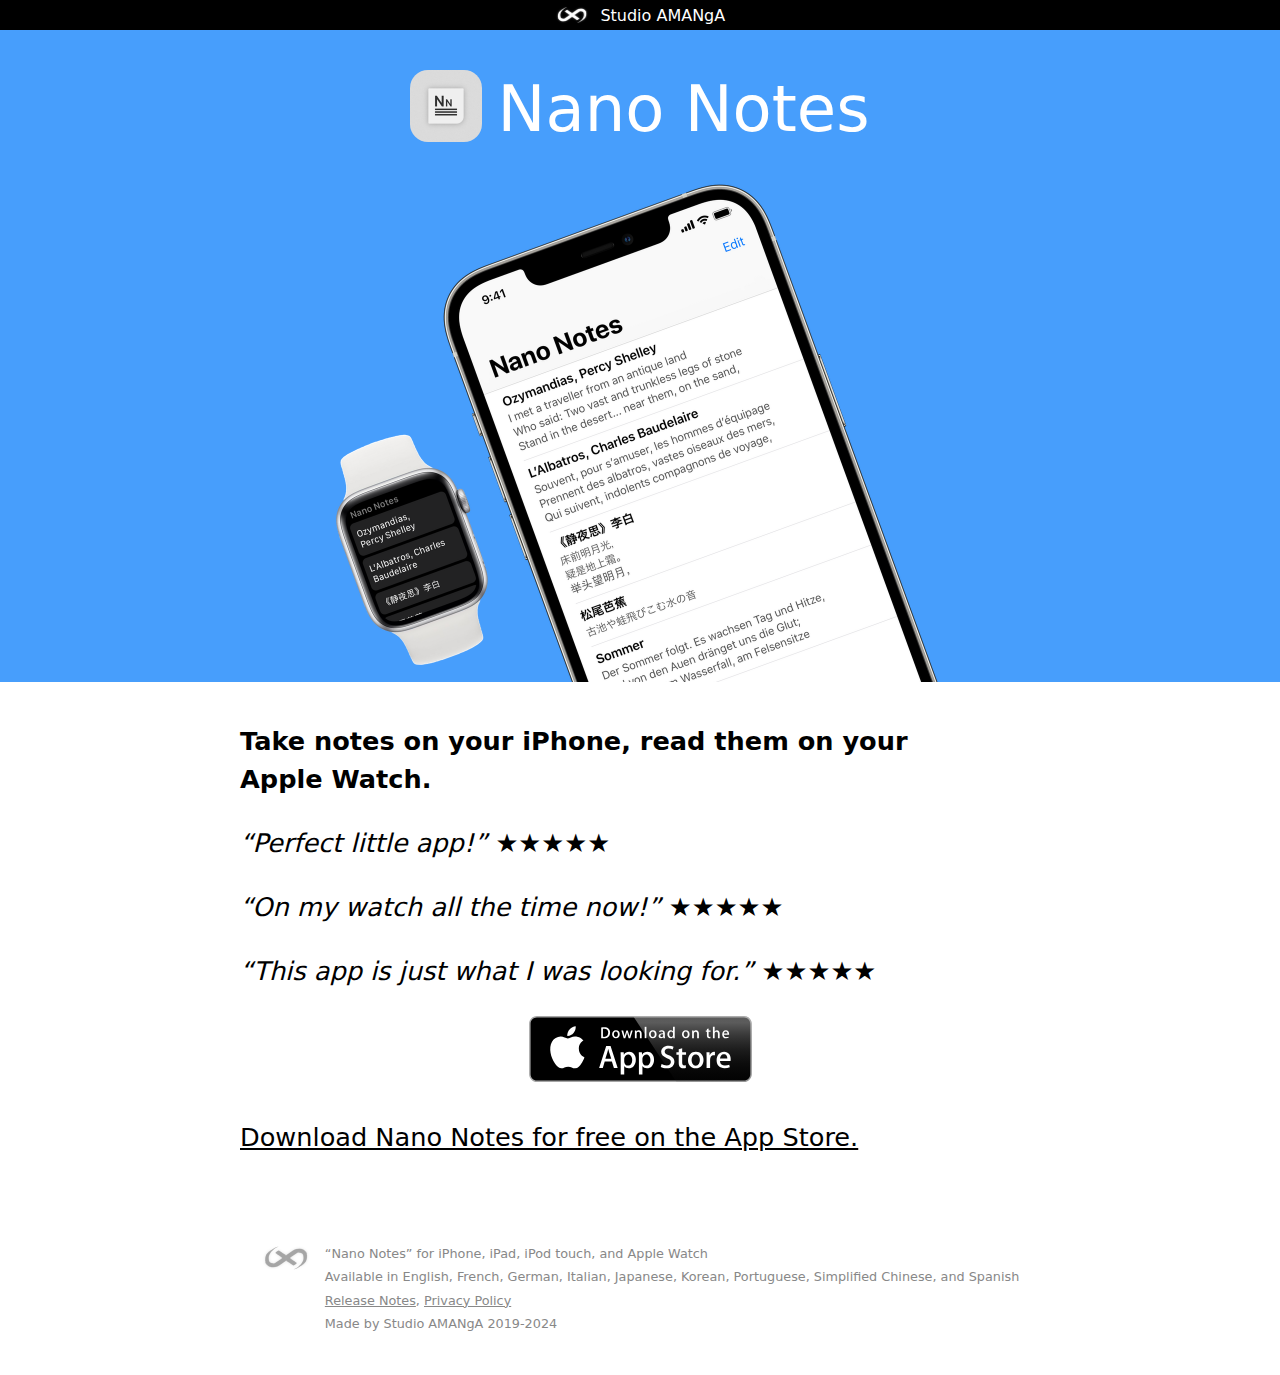
<file: index.html>
<!DOCTYPE html>
<html lang='en'>
<head>
<meta charset='utf-8'>
<title>Nano Notes for iPhone, iPad, and Apple Watch</title>
<link href='style.css?new' rel='stylesheet' type='text/css'>
<link href='https://www.studioamanga.com/nanonotes/' rel='canonical'>
<link href='https://www.studioamanga.com/img/favicon.ico' rel='shortcut icon'>
<meta content='Take notes on your iPhone, read them on your Apple Watch!' name='description'>
<meta content='width=device-width' name='viewport'>
<meta content='app-id=1445942906' name='apple-itunes-app'>
</head>
<body>
<nav class='general'>
<a href='https://www.studioamanga.com/'>
<img alt='StdAMG' src='img/icon-amg.png'>
<span>Studio AMANgA</span>
</a>
</nav>
<header class='top cropped-bottom'>
<div class='title'>
<img alt='Icon' class='icon' src='img/icon-72-2x.png'>
<h1>Nano Notes</h1>
</div>
<div>
<img alt='Screens' class='showcase' src='img/screens.png'>
</div>
</header>
<section class='main'>
<p class='tagline'>
Take notes on your iPhone, read them on your Apple&nbsp;Watch.
<blockquote>
<q>Perfect little app!</q>
★★★★★
</blockquote>
<blockquote>
<q>On my watch all the time now!</q>
★★★★★
</blockquote>
<blockquote>
<q>This app is just what I was looking for.</q>
★★★★★
</blockquote>
</p>
<p class='download'>
<a href='https://apps.apple.com/app/id1445942906'>
<img alt='Download on the App Store' src='img/download-appstore.svg'>
</a>
</p>
<p>
<a href='https://apps.apple.com/app/id1445942906'>
Download Nano Notes for free on the App Store.
</a>
</p>
</section>
<footer>
<a href='https://www.studioamanga.com'>
<img alt='StdAMG' src='img/amgmini-black.png'>
</a>
<p>
“Nano Notes” for iPhone, iPad, iPod touch, and Apple Watch
<br>
Available in English, French, German, Italian, Japanese, Korean, Portuguese, Simplified Chinese, and Spanish
<br><a href='releasenotes'>Release Notes</a>,
<a href='privacy-policy'>Privacy Policy</a>
<br>
Made by Studio AMANgA 2019-2024
</p>
</footer>
</body>
</html>
</file>
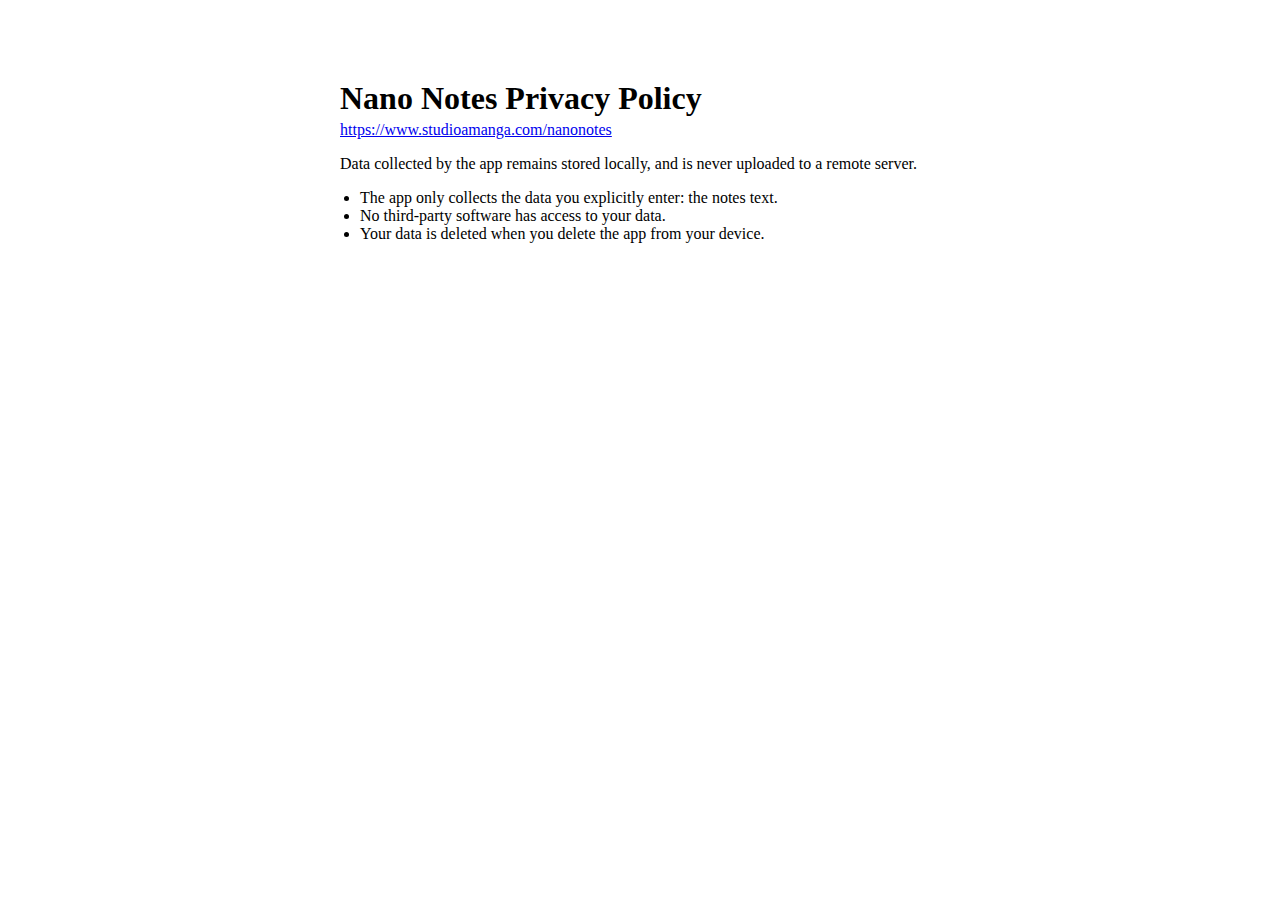
<file: privacy-policy.html>
<html lang="en">
  <head>
    <meta charset="utf-8">
    <title>Nano Notes - Privacy Policy</title>
    <meta name="viewport" content="width=device-width">
    <link href="https://www.studioamanga.com/nanonotes/privacy-policy" rel="canonical">
    <style>
      body {font-family: -apple-system; padding-bottom: 80px; padding-left: 10px; padding-right: 10px;}
      body > * {max-width:600px; margin-left: auto; margin-right: auto;}
      h1 {margin-top: 80px; margin-bottom: 4px;}
    </style>
  </head>
  <body>
    <h1>Nano Notes Privacy Policy</h1>
    <div><a href="https://www.studioamanga.com/nanonotes">https://www.studioamanga.com/nanonotes</a></div>
    <p>Data collected by the app remains stored locally, and is never uploaded to a remote server.</p>
    <ul>
      <li>The app only collects the data you explicitly enter: the notes text.</li>
      <li>No third-party software has access to your data.</li>
      <li>Your data is deleted when you delete the app from your device.</li>
    </ul>
  </body>
</html>
</file>
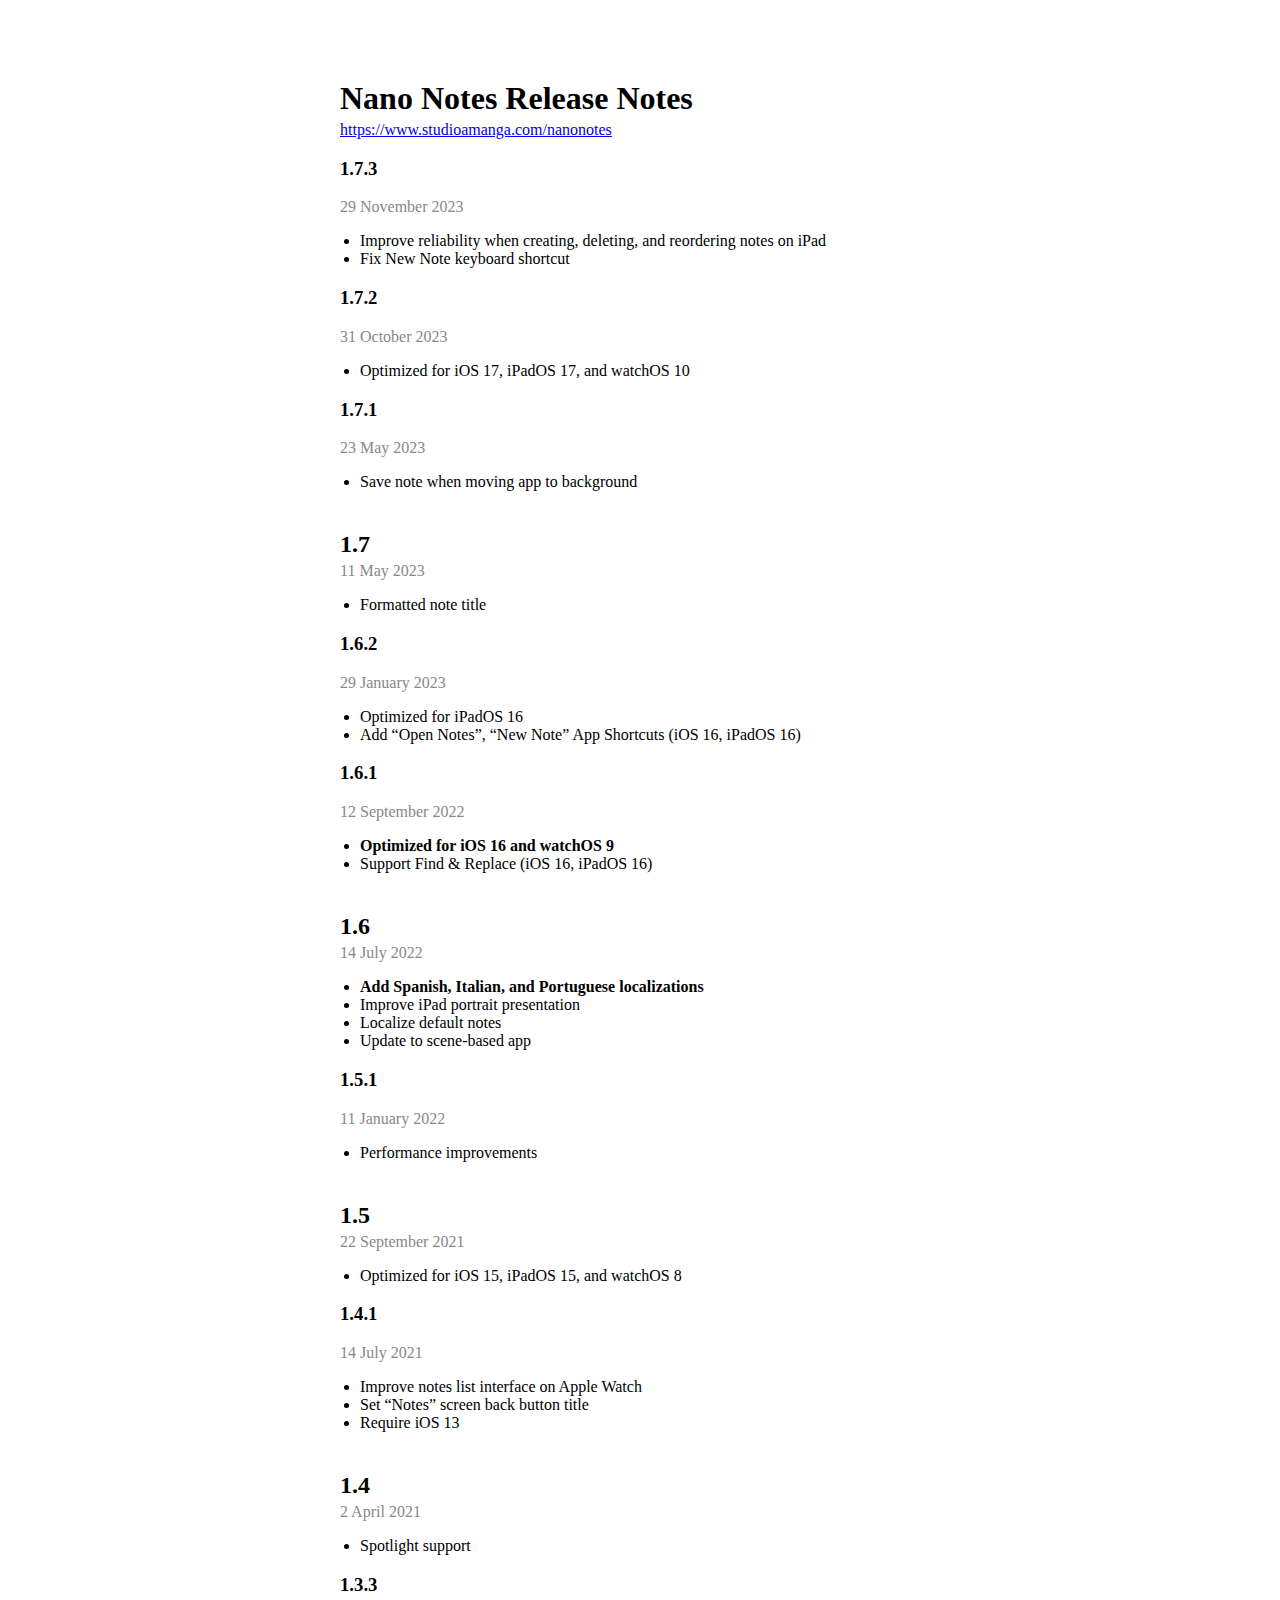
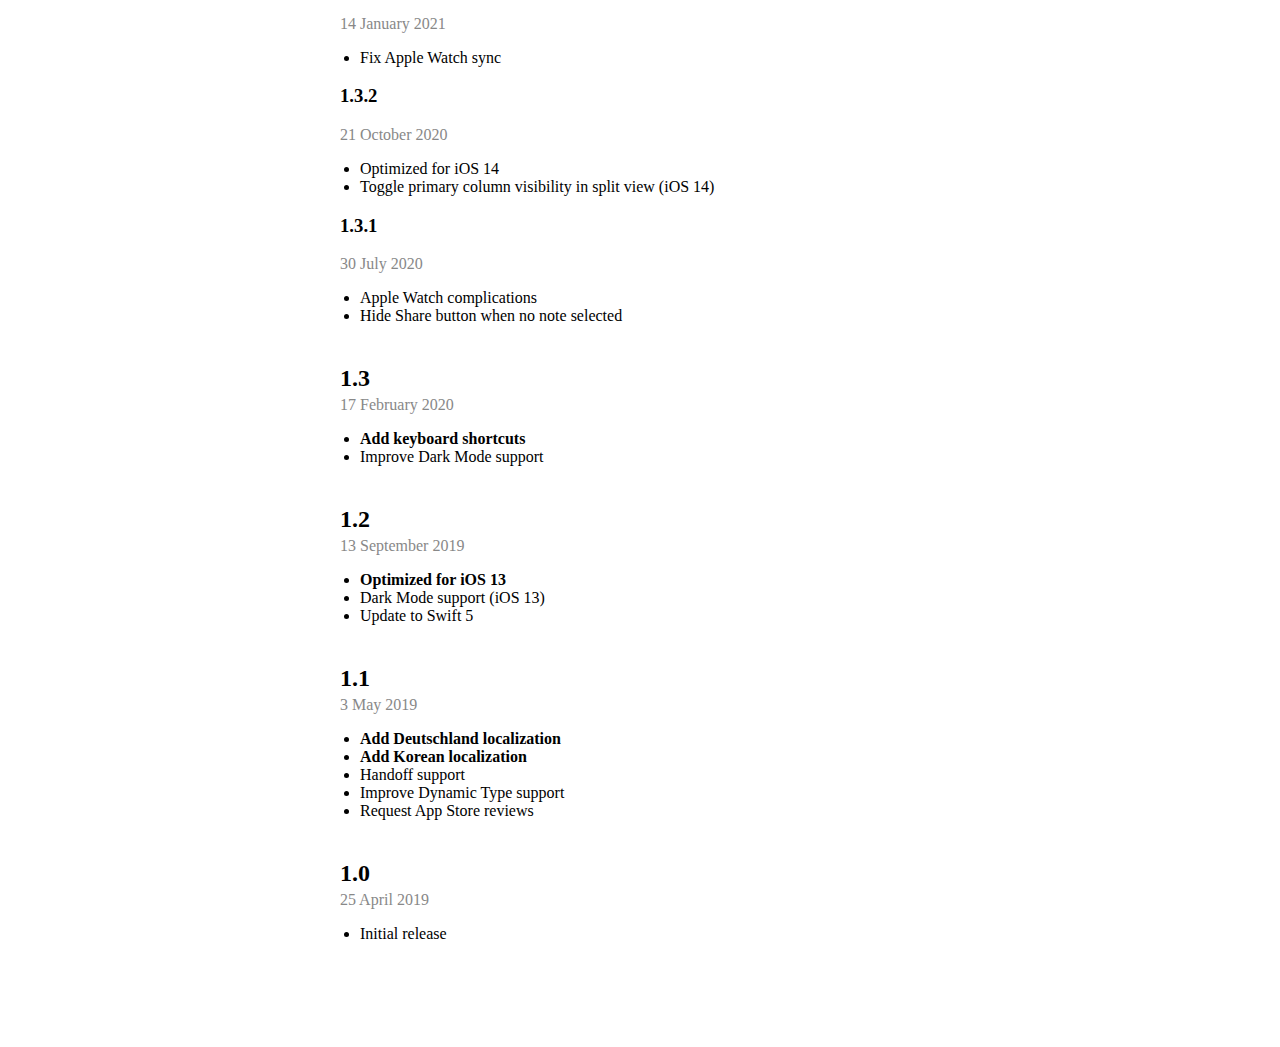
<file: releasenotes.html>
<html>
  <head>
    <meta charset="utf-8">
    <title>Nano Notes - Release Notes</title>
    <meta name="generator" content="Trackup Editor">
    <meta name="viewport" content="width=device-width">
    <link href="https://www.studioamanga.com/nanonotes/releasenotes" rel="canonical">
    <style>
      body {font-family: -apple-system; padding-bottom: 80px; padding-left: 10px; padding-right: 10px;}
      body > * {max-width:600px; margin-left: auto; margin-right: auto;}
      h1 {margin-top: 80px; margin-bottom: 4px;}
      h2 {margin-top: 40px; margin-bottom: 4px;}
      time {color: #888;}
      ul {padding-left: 20px;}
      li.major {font-weight: bold;}
    </style>
  </head>
  <body>
    <h1>Nano Notes Release Notes</h1>
    <div><a href="https://www.studioamanga.com/nanonotes">https://www.studioamanga.com/nanonotes</a></div>
    <section>
      <h3>1.7.3</h3>
      <time datetime="2023-11-29">29 November 2023</time>
      <ul>
        <li>Improve reliability when creating, deleting, and reordering notes on iPad</li>
        <li>Fix New Note keyboard shortcut</li>
      </ul>
    </section>
    <section>
      <h3>1.7.2</h3>
      <time datetime="2023-10-31">31 October 2023</time>
      <ul>
        <li>Optimized for iOS 17, iPadOS 17, and watchOS 10</li>
      </ul>
    </section>
    <section>
      <h3>1.7.1</h3>
      <time datetime="2023-5-23">23 May 2023</time>
      <ul>
        <li>Save note when moving app to background</li>
      </ul>
    </section>
    <section>
      <h2>1.7</h2>
      <time datetime="2023-5-11">11 May 2023</time>
      <ul>
        <li>Formatted note title</li>
      </ul>
    </section>
    <section>
      <h3>1.6.2</h3>
      <time datetime="2023-1-29">29 January 2023</time>
      <ul>
        <li>Optimized for iPadOS 16</li>
        <li>Add “Open Notes”, “New Note” App Shortcuts (iOS 16, iPadOS 16)</li>
      </ul>
    </section>
    <section>
      <h3>1.6.1</h3>
      <time datetime="2022-9-12">12 September 2022</time>
      <ul>
        <li class="major">Optimized for iOS 16 and watchOS 9</li>
        <li>Support Find & Replace (iOS 16, iPadOS 16)</li>
      </ul>
    </section>
    <section>
      <h2>1.6</h2>
      <time datetime="2022-7-14">14 July 2022</time>
      <ul>
        <li class="major">Add Spanish, Italian, and Portuguese localizations</li>
        <li>Improve iPad portrait presentation</li>
        <li>Localize default notes</li>
        <li>Update to scene-based app</li>
      </ul>
    </section>
    <section>
      <h3>1.5.1</h3>
      <time datetime="2022-1-11">11 January 2022</time>
      <ul>
        <li>Performance improvements</li>
      </ul>
    </section>
    <section>
      <h2>1.5</h2>
      <time datetime="2021-9-22">22 September 2021</time>
      <ul>
        <li>Optimized for iOS 15, iPadOS 15, and watchOS 8</li>
      </ul>
    </section>
    <section>
      <h3>1.4.1</h3>
      <time datetime="2021-7-14">14 July 2021</time>
      <ul>
        <li>Improve notes list interface on Apple Watch</li>
        <li>Set “Notes” screen back button title</li>
        <li>Require iOS 13</li>
      </ul>
    </section>
    <section>
      <h2>1.4</h2>
      <time datetime="2021-4-2">2 April 2021</time>
      <ul>
        <li>Spotlight support</li>
      </ul>
    </section>
    <section>
      <h3>1.3.3</h3>
      <time datetime="2021-1-14">14 January 2021</time>
      <ul>
        <li>Fix Apple Watch sync</li>
      </ul>
    </section>
    <section>
      <h3>1.3.2</h3>
      <time datetime="2020-10-21">21 October 2020</time>
      <ul>
        <li>Optimized for iOS 14</li>
        <li>Toggle primary column visibility in split view (iOS 14)</li>
      </ul>
    </section>
    <section>
      <h3>1.3.1</h3>
      <time datetime="2020-7-30">30 July 2020</time>
      <ul>
        <li>Apple Watch complications</li>
        <li>Hide Share button when no note selected</li>
      </ul>
    </section>
    <section>
      <h2>1.3</h2>
      <time datetime="2020-2-17">17 February 2020</time>
      <ul>
        <li class="major">Add keyboard shortcuts</li>
        <li>Improve Dark Mode support</li>
      </ul>
    </section>
    <section>
      <h2>1.2</h2>
      <time datetime="2019-9-13">13 September 2019</time>
      <ul>
        <li class="major">Optimized for iOS 13</li>
        <li>Dark Mode support (iOS 13)</li>
        <li>Update to Swift 5</li>
      </ul>
    </section>
    <section>
      <h2>1.1</h2>
      <time datetime="2019-5-3">3 May 2019</time>
      <ul>
        <li class="major">Add Deutschland localization</li>
        <li class="major">Add Korean localization</li>
        <li>Handoff support</li>
        <li>Improve Dynamic Type support</li>
        <li>Request App Store reviews</li>
      </ul>
    </section>
    <section>
      <h2>1.0</h2>
      <time datetime="2019-4-25">25 April 2019</time>
      <ul>
        <li>Initial release</li>
      </ul>
    </section>
  </body>
</html>
</file>
<file: style.css>
:root {
  color-scheme: light dark;
  --background-color: white;
  --text-color: black; }

body {
  font-family: system-ui, -apple-system, Arial, sans-serif;
  margin: 0;
  background-color: var(--background-color);
  color: var(--text-color);
  text-align: center; }

nav.general {
  height: 30px;
  background-color: black; }
  nav.general a {
    display: inline-block;
    padding: 0 10px 0 10px;
    height: 30px;
    color: white;
    text-decoration: none; }
    nav.general a img {
      margin-right: 6px;
      height: 22px;
      position: relative;
      top: 4px; }
    nav.general a span {
      position: relative;
      top: -1px; }
    nav.general a:HOVER {
      background-color: #333; }

header {
  display: block;
  padding-bottom: 20px;
  margin-bottom: 40px;
  text-align: center;
  background-color: #479EFC;
  color: white; }
  header.cropped-bottom {
    padding-bottom: 0;
    overflow: hidden; }
    header.cropped-bottom .showcase {
      margin-bottom: -6px; }
  header .title {
    padding: 40px 0; }
    header .title .icon,
    header .title h1 {
      display: inline-block;
      margin: 0px;
      padding: 0px;
      vertical-align: top;
      font-weight: normal; }
    header .title .icon {
      border-radius: 18px;
      height: 72px; }
    header .title h1 {
      padding-left: 10px;
      position: relative;
      top: 2px;
      font-size: 4em; }
  header .showcase {
    height: 500px;
    margin-bottom: 20px; }

section.main {
  max-width: 800px;
  margin: 0 auto;
  padding: 0 20px 20px 20px;
  text-align: left;
  line-height: 1.5em;
  font-size: 1.6em; }
  section.main .tagline {
    font-weight: bold; }
  section.main blockquote {
    text-align: left;
    margin-left: 0;
    margin-bottom: 20px; }
    section.main blockquote q {
      font-style: italic; }
  section.main .download {
    text-align: center; }
    section.main .download img {
      width: 225px;
      height: 66px; }
  section.main a {
    color: var(--text-color); }

.screenshots {
  margin: 20px 0; }
  .screenshots img {
    width: 260px;
    margin: 10px; }

footer {
  display: inline-block;
  margin: 40px auto 40px auto;
  padding: 0 20px;
  color: #888;
  text-align: left;
  font-size: 0.8em;
  line-height: 1.8em; }
  footer p a {
    text-decoration: underline; }
  footer a {
    color: #888;
    text-decoration: none; }
    footer a img {
      margin-right: 10px;
      opacity: 0.35;
      width: 50px;
      text-decoration: none; }
    footer a:HOVER {
      color: #444; }
      footer a:HOVER img {
        opacity: 0.6; }
  footer img,
  footer p {
    display: inline-block;
    vertical-align: top;
    margin: 0px; }

@media (prefers-color-scheme: dark) {
  :root {
    --background-color: black;
    --text-color: white; }

  footer img {
    -webkit-filter: invert(1);
    filter: invert(1); }
  footer a:HOVER {
    color: #bbb; } }

/*# sourceMappingURL=style.css.map */
</file>
